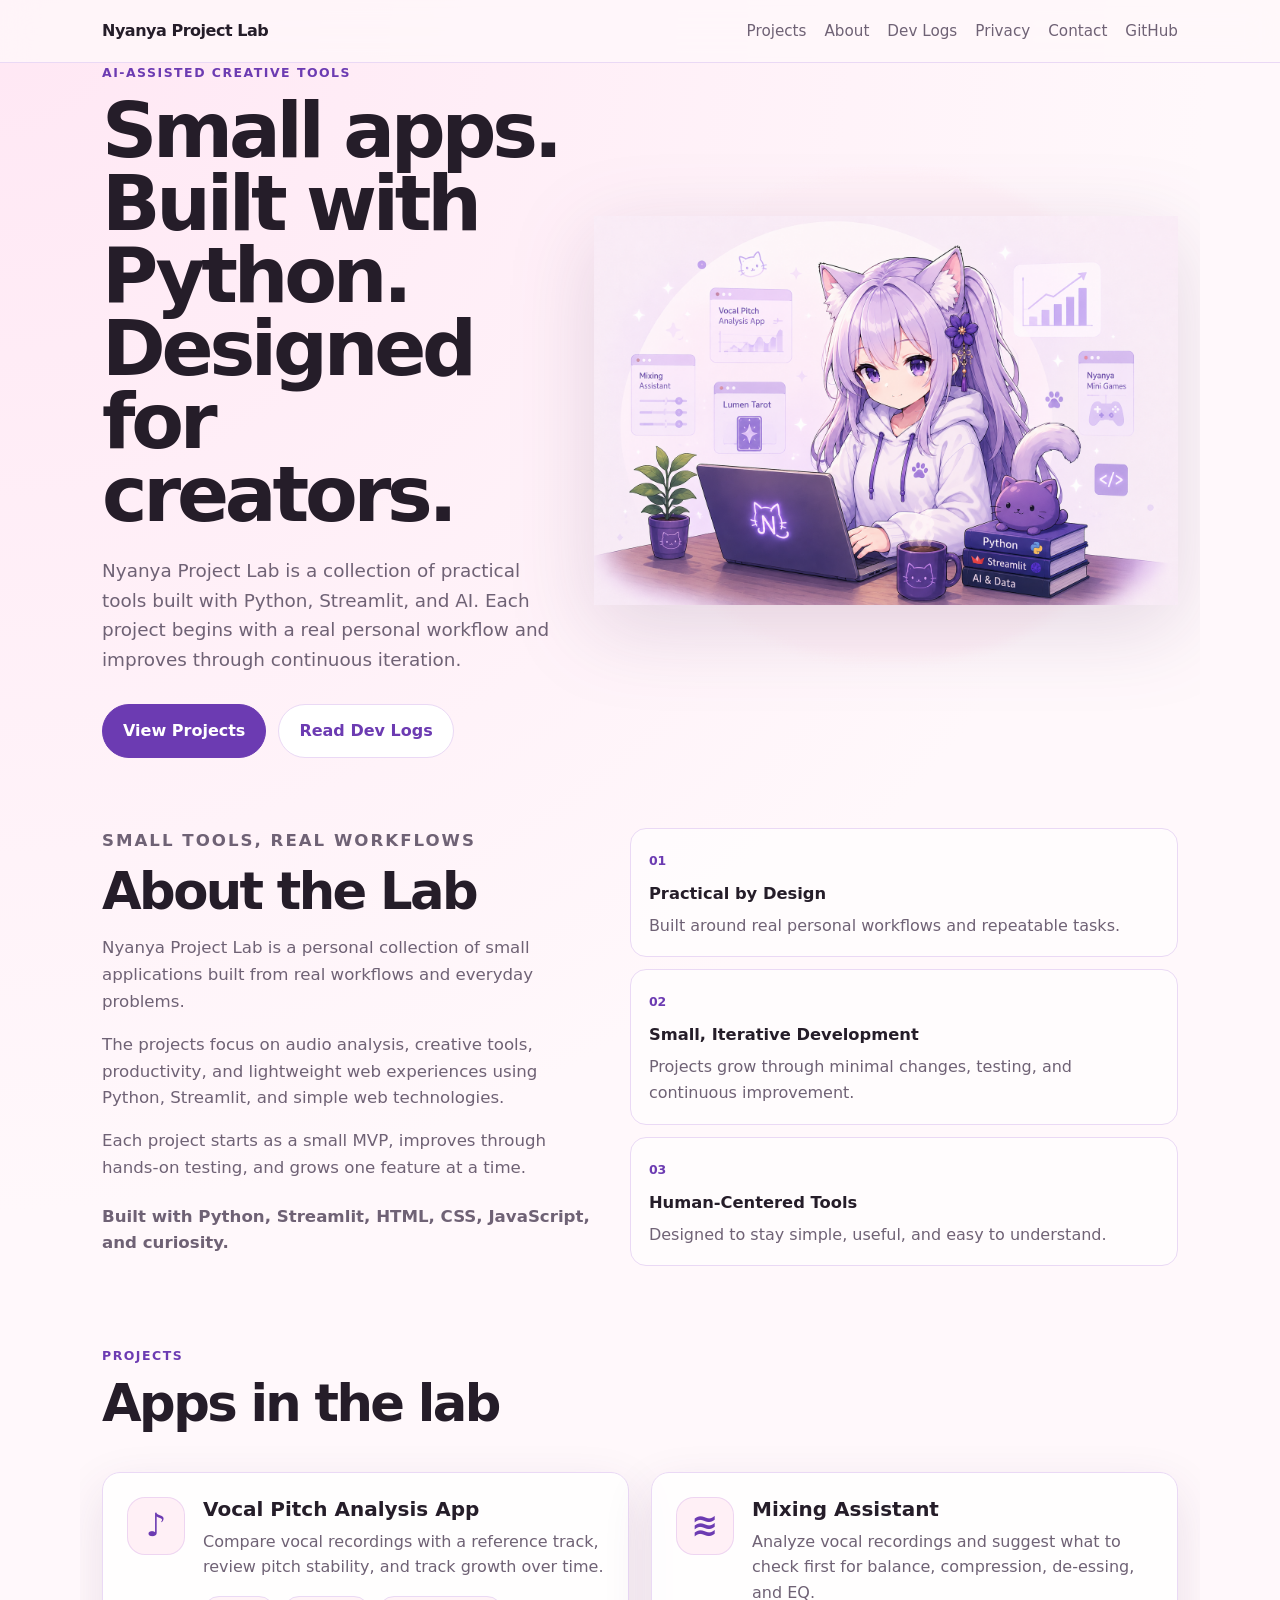
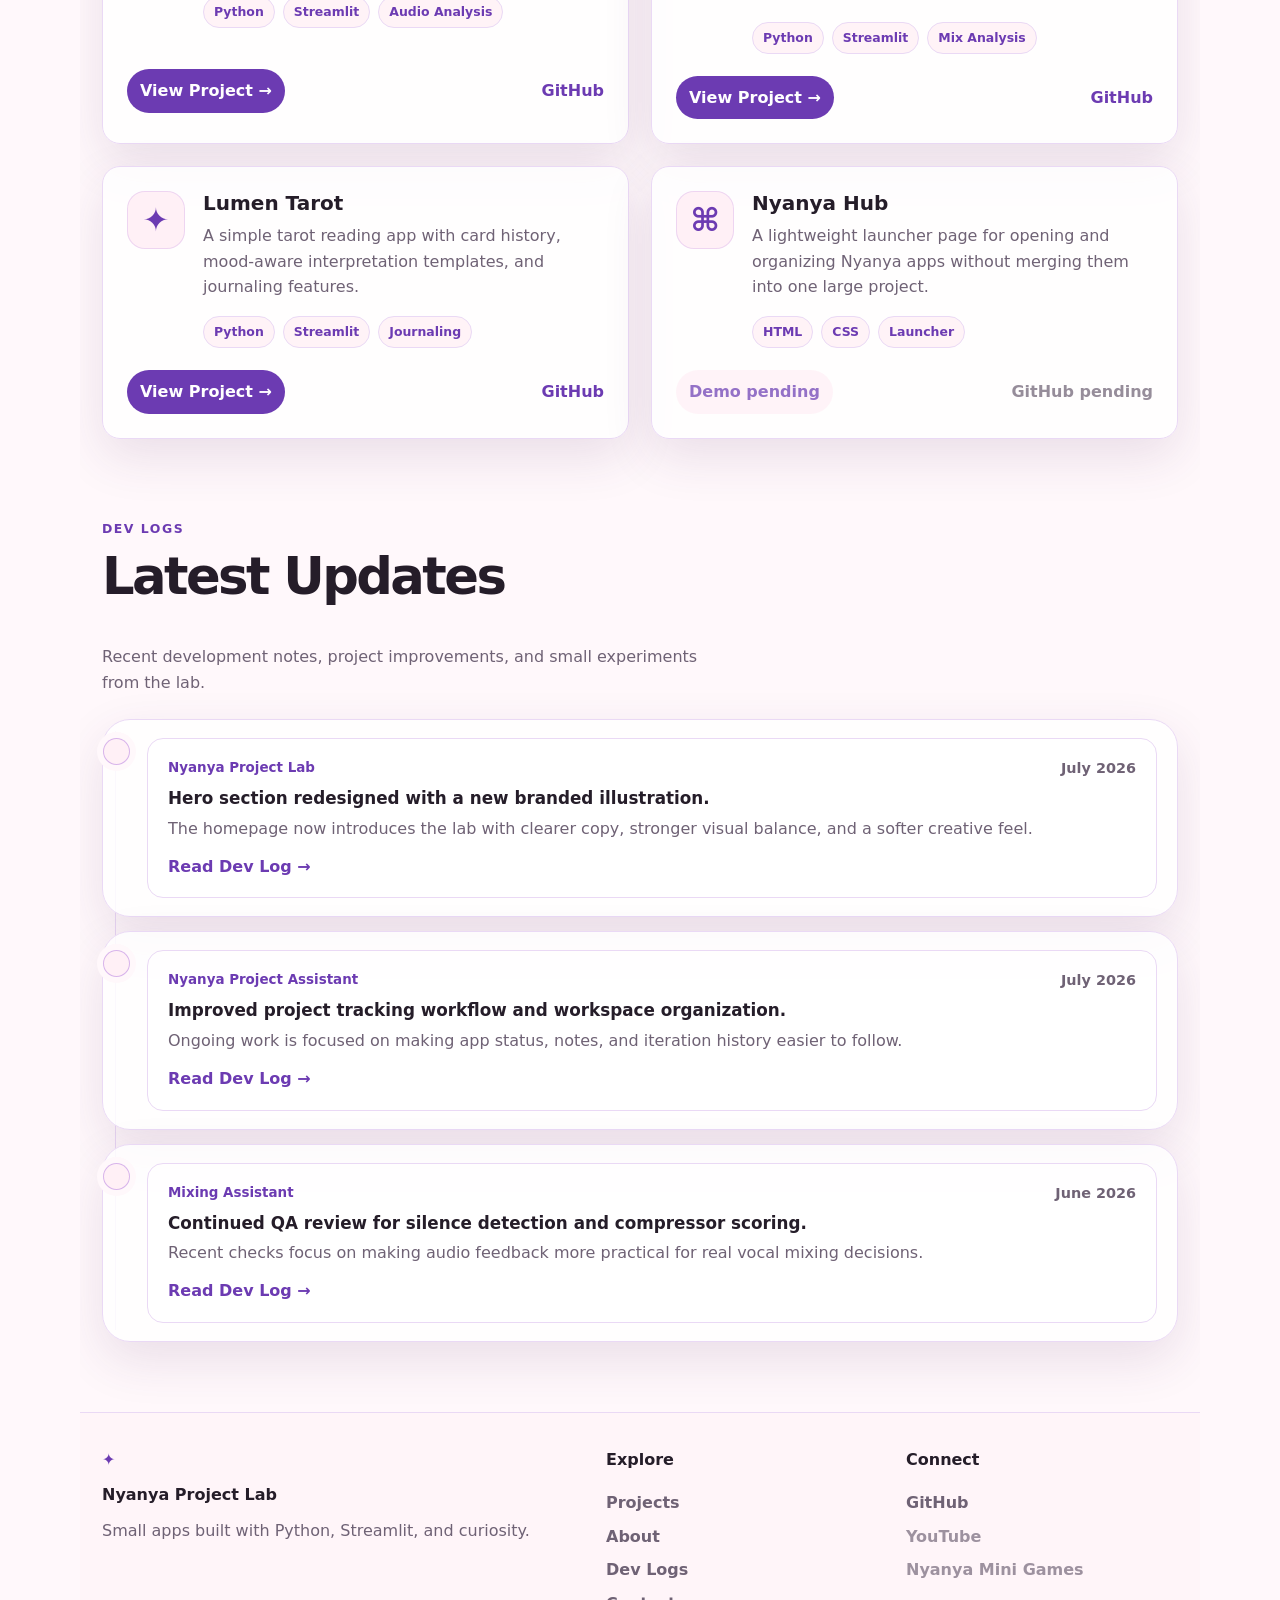
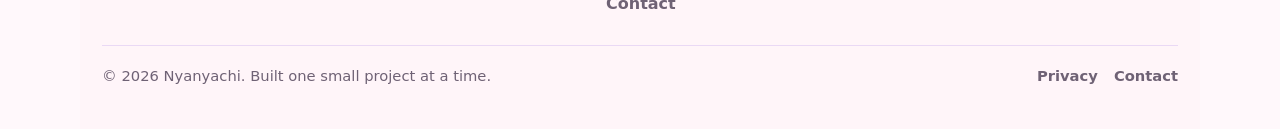
<file: index.html>
﻿<!DOCTYPE html>

<html lang="en">
<head>
<meta charset="utf-8"/>
<meta content="width=device-width, initial-scale=1.0" name="viewport"/>
<meta content="Nyanya Project Lab is a small collection of creative AI-assisted web apps for vocal practice, mixing analysis, tarot reading, and project management." name="description"/>
<title>Nyanya Project Lab</title>
<link href="styles.css" rel="stylesheet"/>
</head>
<body>
<header class="site-header">
<nav class="nav">
<a class="logo" href="#top">Nyanya Project Lab</a>
<div class="nav-links">
<a href="#projects">Projects</a>


<a href="about.html">About</a>
<a href="#logs">Dev Logs</a>
<a href="privacy.html">Privacy</a>
<a href="contact.html">Contact</a>
<a href="https://github.com/nyanyachi" rel="noopener" target="_blank">GitHub</a>
</div>
</nav>
</header>
<main id="top">
<section class="hero">
<div class="hero-text">
<p class="eyebrow">AI-assisted creative tools</p>
<h1>Small apps.<br/>Built with Python.<br/>Designed for creators.</h1>
<p class="hero-description">
          Nyanya Project Lab is a collection of practical tools built with Python, Streamlit, and AI. Each project begins with a real personal workflow and improves through continuous iteration.
        </p>
<div class="hero-actions">
<a class="button primary" href="#projects">View Projects</a>
<a class="button secondary" href="#logs">Read Dev Logs</a>
</div>
</div>
<div class="hero-visual" aria-label="Nyanya Project Lab illustration">
<img src="assets/progectlab_1.png" width="1536" height="1024" alt="Illustration of a creator working on project apps with a laptop, books, and floating project panels"/>
</div>
</section>
<section class="section intro">
<div class="about-copy">
<p class="eyebrow">Small tools, real workflows</p>
<h2>About the Lab</h2>
<p>Nyanya Project Lab is a personal collection of small applications built from real workflows and everyday problems.</p>
<p>The projects focus on audio analysis, creative tools, productivity, and lightweight web experiences using Python, Streamlit, and simple web technologies.</p>
<p>Each project starts as a small MVP, improves through hands-on testing, and grows one feature at a time.</p>
<p class="tech-line">Built with Python, Streamlit, HTML, CSS, JavaScript, and curiosity.</p>
</div>
<div class="about-principles" aria-label="Lab principles">
<article class="about-card">
<span>01</span>
<h3>Practical by Design</h3>
<p>Built around real personal workflows and repeatable tasks.</p>
</article>
<article class="about-card">
<span>02</span>
<h3>Small, Iterative Development</h3>
<p>Projects grow through minimal changes, testing, and continuous improvement.</p>
</article>
<article class="about-card">
<span>03</span>
<h3>Human-Centered Tools</h3>
<p>Designed to stay simple, useful, and easy to understand.</p>
</article>
</div>
</section>
<section class="section" id="projects">
<div class="section-heading">
<p class="eyebrow">Projects</p>
<h2>Apps in the lab</h2>
</div>
<div class="project-grid">
<article class="project-card">
<div class="project-icon" aria-hidden="true">♪</div>
<div class="project-content">
<h3>Vocal Pitch Analysis App</h3>
<p>Compare vocal recordings with a reference track, review pitch stability, and track growth over time.</p>
<div class="tech-badges" aria-label="Technologies">
<span>Python</span>
<span>Streamlit</span>
<span>Audio Analysis</span>
</div>
</div>
<div class="card-actions">
<a class="project-link" href="https://vocal-pitch-analysis-app.streamlit.app/" rel="noopener" target="_blank">View Project →</a>
<a href="https://github.com/nyanyachi/vocal-pitch-analysis-app" rel="noopener" target="_blank">GitHub</a>
</div>
</article>
<article class="project-card">
<div class="project-icon" aria-hidden="true">≋</div>
<div class="project-content">
<h3>Mixing Assistant</h3>
<p>Analyze vocal recordings and suggest what to check first for balance, compression, de-essing, and EQ.</p>
<div class="tech-badges" aria-label="Technologies">
<span>Python</span>
<span>Streamlit</span>
<span>Mix Analysis</span>
</div>
</div>
<div class="card-actions">
<a class="project-link" href="https://mixingassistantapp.streamlit.app/" rel="noopener" target="_blank">View Project →</a>
<a href="https://github.com/nyanyachi/mixing_assistant_app" rel="noopener" target="_blank">GitHub</a>
</div>
</article>
<article class="project-card">
<div class="project-icon" aria-hidden="true">✦</div>
<div class="project-content">
<h3>Lumen Tarot</h3>
<p>A simple tarot reading app with card history, mood-aware interpretation templates, and journaling features.</p>
<div class="tech-badges" aria-label="Technologies">
<span>Python</span>
<span>Streamlit</span>
<span>Journaling</span>
</div>
</div>
<div class="card-actions">
<a class="project-link" href="https://lumen-tarot.streamlit.app/" rel="noopener" target="_blank">View Project →</a>
<a href="https://github.com/nyanyachi/lumen-tarot" rel="noopener" target="_blank">GitHub</a>
</div>
</article>


<article class="project-card">
<div class="project-icon" aria-hidden="true">⌘</div>
<div class="project-content">
<h3>Nyanya Hub</h3>
<p>A lightweight launcher page for opening and organizing Nyanya apps without merging them into one large project.</p>
<div class="tech-badges" aria-label="Technologies">
<span>HTML</span>
<span>CSS</span>
<span>Launcher</span>
</div>
</div>
<div class="card-actions">
<span class="project-link project-unavailable" aria-label="Nyanya Hub live demo not added yet">Demo pending</span>
<span class="project-unavailable">GitHub pending</span>
</div>
</article>
</div>
</section>
<section class="section logs" id="logs">
<div class="section-heading">
<p class="eyebrow">Dev Logs</p>
<h2>Latest Updates</h2>
<p class="section-subtitle">Recent development notes, project improvements, and small experiments from the lab.</p>
</div>
<div class="log-list">
<article class="update-card">
<div class="update-marker" aria-hidden="true"></div>
<div class="update-body">
<div class="update-meta">
<span>Nyanya Project Lab</span>
<time datetime="2026-07">July 2026</time>
</div>
<h3>Hero section redesigned with a new branded illustration.</h3>
<p>The homepage now introduces the lab with clearer copy, stronger visual balance, and a softer creative feel.</p>
<a href="#logs">Read Dev Log →</a>
</div>
</article>
<article class="update-card">
<div class="update-marker" aria-hidden="true"></div>
<div class="update-body">
<div class="update-meta">
<span>Nyanya Project Assistant</span>
<time datetime="2026-07">July 2026</time>
</div>
<h3>Improved project tracking workflow and workspace organization.</h3>
<p>Ongoing work is focused on making app status, notes, and iteration history easier to follow.</p>
<a href="#logs">Read Dev Log →</a>
</div>
</article>
<article class="update-card">
<div class="update-marker" aria-hidden="true"></div>
<div class="update-body">
<div class="update-meta">
<span>Mixing Assistant</span>
<time datetime="2026-06">June 2026</time>
</div>
<h3>Continued QA review for silence detection and compressor scoring.</h3>
<p>Recent checks focus on making audio feedback more practical for real vocal mixing decisions.</p>
<a href="#logs">Read Dev Log →</a>
</div>
</article>
</div>
</section>
</main>
<footer class="footer">
<div class="footer-main">
<div class="footer-brand">
<span class="footer-mark" aria-hidden="true">✦</span>
<h2>Nyanya Project Lab</h2>
<p>Small apps built with Python, Streamlit, and curiosity.</p>
</div>
<nav class="footer-column" aria-label="Explore">
<h3>Explore</h3>
<a href="#projects">Projects</a>
<a href="about.html">About</a>
<a href="#logs">Dev Logs</a>
<a href="contact.html">Contact</a>
</nav>
<div class="footer-column" aria-label="Connect">
<h3>Connect</h3>
<a href="https://github.com/nyanyachi" rel="noopener" target="_blank">GitHub</a>
<span class="footer-muted">YouTube</span>
<span class="footer-muted">Nyanya Mini Games</span>
</div>
</div>
<div class="footer-bottom">
<p>© 2026 Nyanyachi. Built one small project at a time.</p>
<div>
<a href="privacy.html">Privacy</a>
<a href="contact.html">Contact</a>
</div>
</div>
</footer>
</body>
</html>
</file>
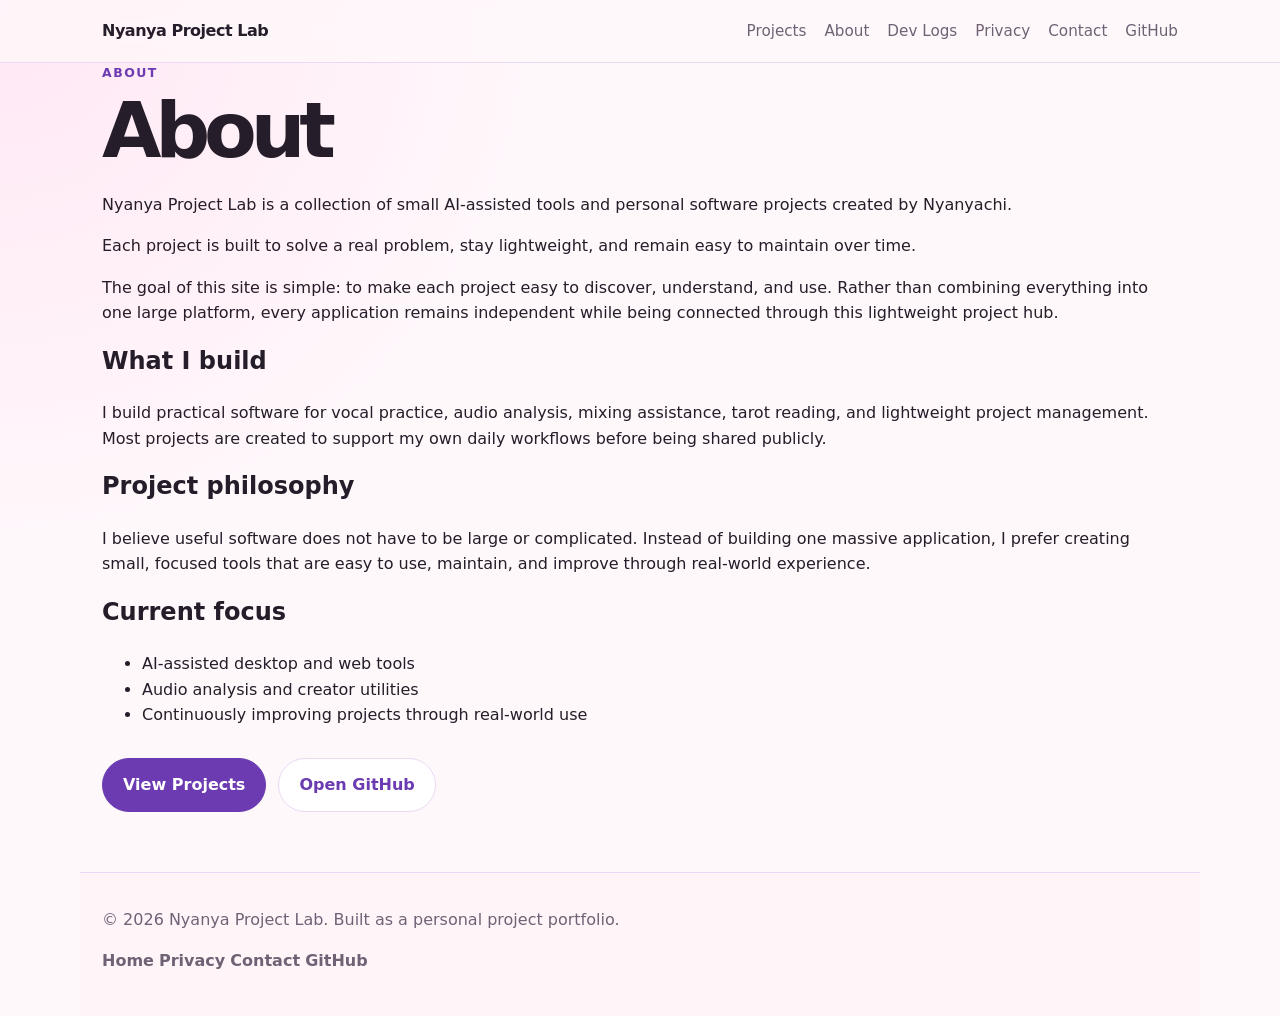
<file: about.html>
<!DOCTYPE html>

<html lang="en">
<head>
<meta charset="utf-8"/>
<meta content="width=device-width, initial-scale=1.0" name="viewport"/>
<meta content="About Nyanya Project Lab, a personal mini-site for small AI-assisted tools, creative apps, and project experiments by Nyanyachi." name="description"/>
<title>About | Nyanya Project Lab</title>
<link href="styles.css" rel="stylesheet"/>
</head>
<body>
<header class="site-header">
<nav class="nav">
<a class="logo" href="index.html">Nyanya Project Lab</a>
<div class="nav-links">
<a href="index.html#projects">Projects</a>
<a href="about.html">About</a>
<a href="index.html#logs">Dev Logs</a>
<a href="privacy.html">Privacy</a>
<a href="contact.html">Contact</a>
<a href="https://github.com/nyanyachi" rel="noopener" target="_blank">GitHub</a>
</div>
</nav>
</header>
<main>
<section class="page-card"><p class="eyebrow">About</p><h1>About</h1><p>Nyanya Project Lab is a collection of small AI-assisted tools and personal software projects created by Nyanyachi.</p><p>Each project is built to solve a real problem, stay lightweight, and remain easy to maintain over time.</p><p>The goal of this site is simple: to make each project easy to discover, understand, and use. Rather than combining everything into one large platform, every application remains independent while being connected through this lightweight project hub.</p><h2>What I build</h2><p>I build practical software for vocal practice, audio analysis, mixing assistance, tarot reading, and lightweight project management. Most projects are created to support my own daily workflows before being shared publicly.</p><h2>Project philosophy</h2><p>I believe useful software does not have to be large or complicated. Instead of building one massive application, I prefer creating small, focused tools that are easy to use, maintain, and improve through real-world experience.</p><h2>Current focus</h2><ul><li>AI-assisted desktop and web tools</li><li>Audio analysis and creator utilities</li><li>Continuously improving projects through real-world use</li></ul><div class="hero-actions"><a class="button primary" href="index.html#projects">View Projects</a><a class="button secondary" href="https://github.com/nyanyachi" rel="noopener" target="_blank">Open GitHub</a></div></section>
</main>
<footer class="footer">
<p>© 2026 Nyanya Project Lab. Built as a personal project portfolio.</p>
<div>
<a href="index.html">Home</a>
<a href="privacy.html">Privacy</a>
<a href="contact.html">Contact</a>
<a href="https://github.com/nyanyachi" rel="noopener" target="_blank">GitHub</a>
</div>
</footer>
</body>
</html>
</file>
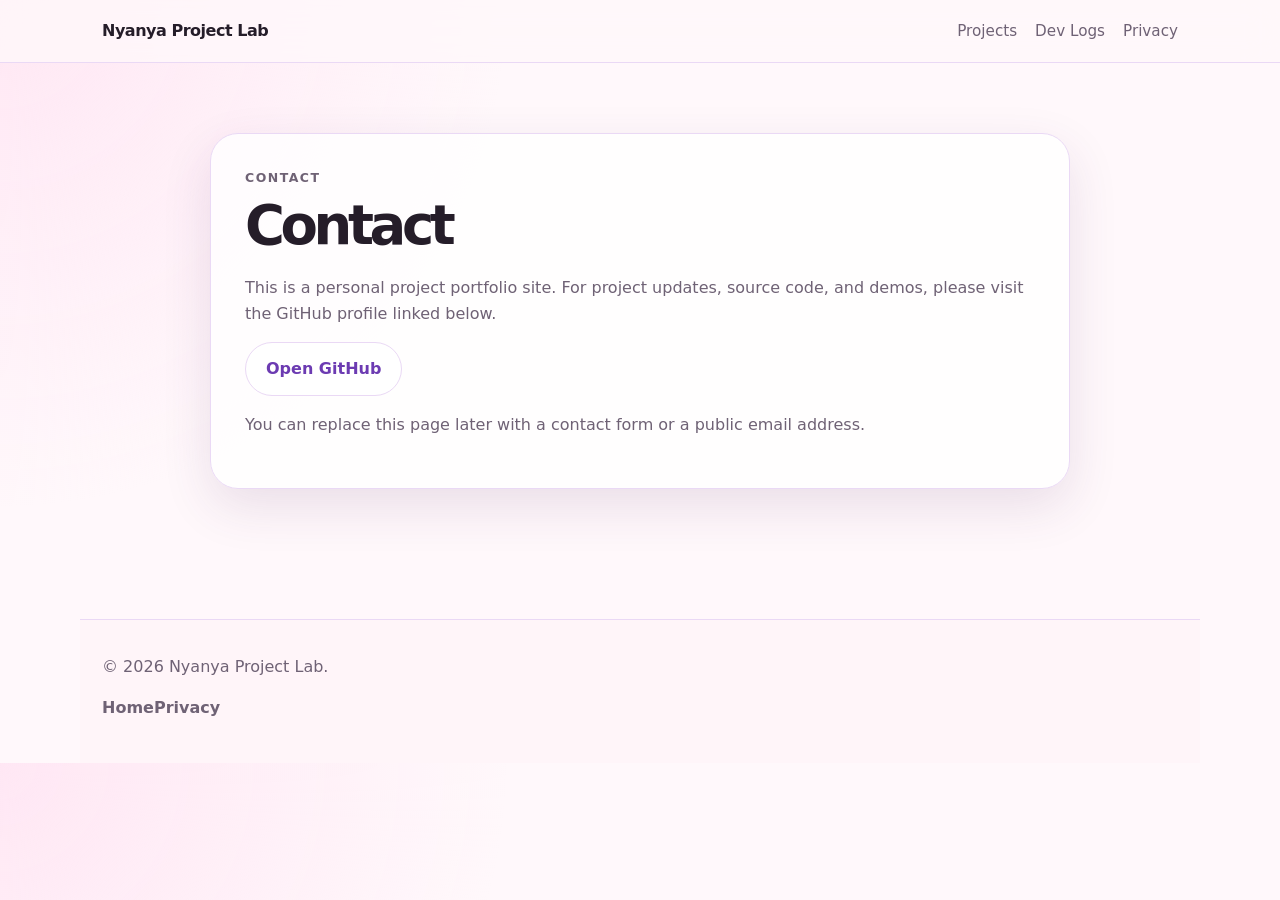
<file: contact.html>
<!DOCTYPE html>
<html lang="en">
<head>
  <meta charset="UTF-8" />
  <meta name="viewport" content="width=device-width, initial-scale=1.0" />
  <title>Contact | Nyanya Project Lab</title>
  <link rel="stylesheet" href="styles.css" />
</head>
<body>
  <header class="site-header">
    <nav class="nav">
      <a class="logo" href="index.html">Nyanya Project Lab</a>
      <div class="nav-links">
        <a href="index.html#projects">Projects</a>
        <a href="index.html#logs">Dev Logs</a>
        <a href="privacy.html">Privacy</a>
      </div>
    </nav>
  </header>
  <main>
    <article class="content-page">
      <p class="eyebrow">Contact</p>
      <h1>Contact</h1>
      <p>This is a personal project portfolio site. For project updates, source code, and demos, please visit the GitHub profile linked below.</p>
      <p><a class="button secondary" href="https://github.com/nyanyachi" target="_blank" rel="noopener">Open GitHub</a></p>
      <p>You can replace this page later with a contact form or a public email address.</p>
    </article>
  </main>
  <footer class="footer">
    <p>© 2026 Nyanya Project Lab.</p>
    <div><a href="index.html">Home</a><a href="privacy.html">Privacy</a></div>
  </footer>
</body>
</html>
</file>
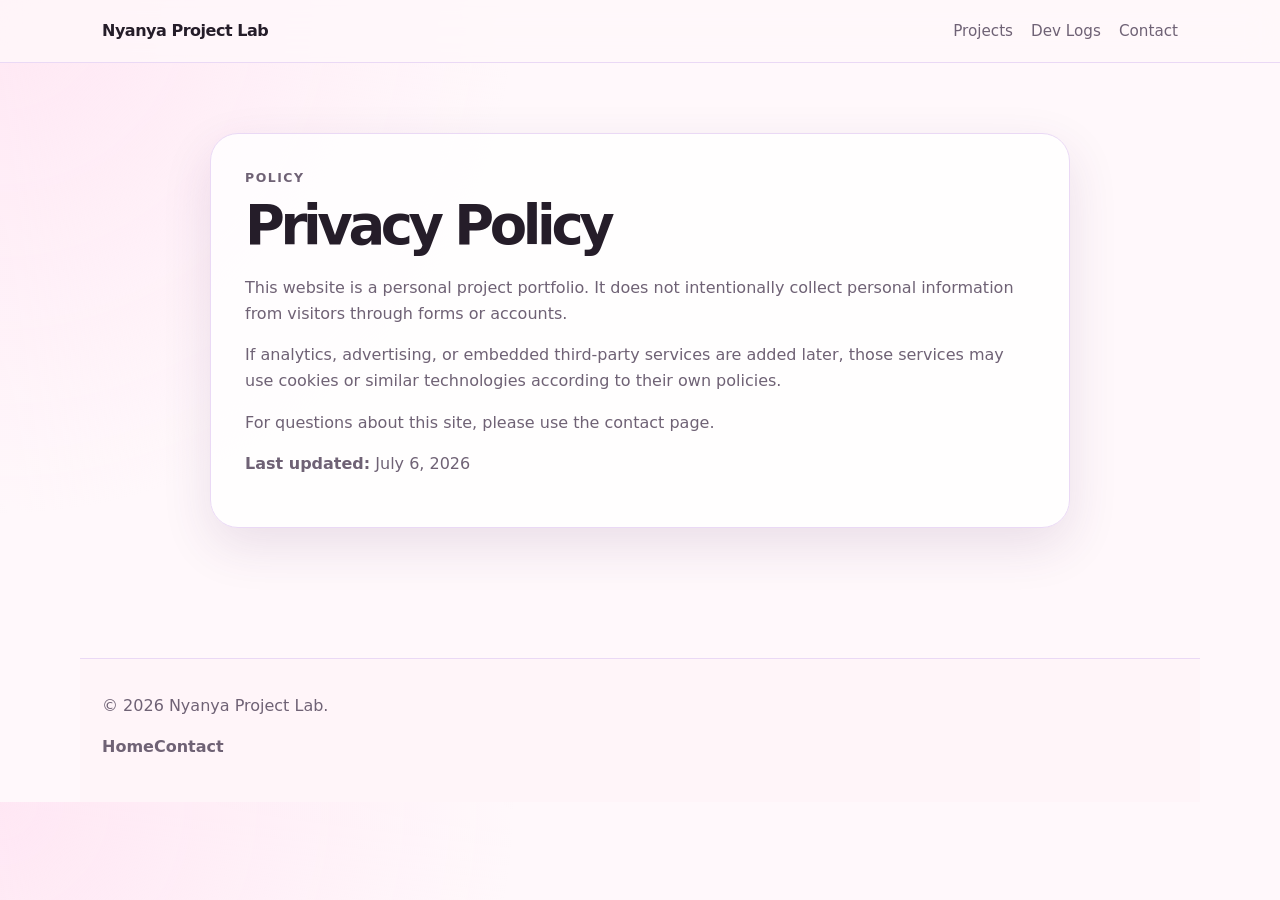
<file: privacy.html>
<!DOCTYPE html>
<html lang="en">
<head>
  <meta charset="UTF-8" />
  <meta name="viewport" content="width=device-width, initial-scale=1.0" />
  <title>Privacy Policy | Nyanya Project Lab</title>
  <link rel="stylesheet" href="styles.css" />
</head>
<body>
  <header class="site-header">
    <nav class="nav">
      <a class="logo" href="index.html">Nyanya Project Lab</a>
      <div class="nav-links">
        <a href="index.html#projects">Projects</a>
        <a href="index.html#logs">Dev Logs</a>
        <a href="contact.html">Contact</a>
      </div>
    </nav>
  </header>
  <main>
    <article class="content-page">
      <p class="eyebrow">Policy</p>
      <h1>Privacy Policy</h1>
      <p>This website is a personal project portfolio. It does not intentionally collect personal information from visitors through forms or accounts.</p>
      <p>If analytics, advertising, or embedded third-party services are added later, those services may use cookies or similar technologies according to their own policies.</p>
      <p>For questions about this site, please use the contact page.</p>
      <p><strong>Last updated:</strong> July 6, 2026</p>
    </article>
  </main>
  <footer class="footer">
    <p>© 2026 Nyanya Project Lab.</p>
    <div><a href="index.html">Home</a><a href="contact.html">Contact</a></div>
  </footer>
</body>
</html>
</file>
<file: styles.css>
﻿:root {
  --bg: #fff8fb;
  --surface: #ffffff;
  --surface-soft: #fff0f6;
  --text: #251d29;
  --muted: #6f6275;
  --accent: #a86add;
  --accent-dark: #6c3bb2;
  --border: #ead9f5;
  --shadow: 0 18px 50px rgba(80, 42, 100, 0.12);
}

* {
  box-sizing: border-box;
}

body {
  margin: 0;
  font-family: Inter, ui-sans-serif, system-ui, -apple-system, BlinkMacSystemFont, "Segoe UI", sans-serif;
  background: radial-gradient(circle at top left, #ffe7f4 0, transparent 34%), var(--bg);
  color: var(--text);
  line-height: 1.6;
}

a {
  color: inherit;
  text-decoration: none;
}

a:focus-visible,
.button:focus-visible {
  outline: 3px solid rgba(168, 106, 221, 0.32);
  outline-offset: 3px;
  border-radius: 8px;
}

.site-header {
  position: sticky;
  top: 0;
  z-index: 10;
  backdrop-filter: blur(16px);
  background: rgba(255, 248, 251, 0.8);
  border-bottom: 1px solid var(--border);
}

.nav {
  max-width: 1120px;
  margin: 0 auto;
  padding: 18px 22px;
  display: flex;
  align-items: center;
  justify-content: space-between;
  gap: 24px;
}

.logo {
  font-weight: 800;
  letter-spacing: -0.03em;
}

.nav-links {
  display: flex;
  gap: 18px;
  color: var(--muted);
  font-size: 0.95rem;
}

.nav-links a:hover,
.footer a:hover,
.card-actions a:hover {
  color: var(--accent-dark);
}

main {
  max-width: 1120px;
  margin: 0 auto;
  padding: 0 22px 60px;
  overflow-x: clip;
}

.hero {
  min-height: 74vh;
  display: grid;
  grid-template-columns: minmax(0, 0.44fr) minmax(320px, 0.56fr);
  gap: 34px;
  align-items: center;
}

.eyebrow {
  margin: 0 0 12px;
  color: var(--accent-dark);
  font-weight: 700;
  text-transform: uppercase;
  font-size: 0.78rem;
  letter-spacing: 0.12em;
}

h1,
h2,
h3,
p {
  margin-top: 0;
}

h1 {
  max-width: 760px;
  font-size: clamp(2.5rem, 6vw, 5.2rem);
  line-height: 0.95;
  letter-spacing: -0.08em;
  margin-bottom: 24px;
}

.hero h1 {
  letter-spacing: -0.055em;
}

.hero-description {
  max-width: 560px;
  color: var(--muted);
  font-size: 1.15rem;
}

.hero-actions {
  display: flex;
  flex-wrap: wrap;
  gap: 12px;
  margin-top: 30px;
}

.hero-visual {
  position: relative;
  display: flex;
  align-items: center;
  justify-content: center;
  min-width: 0;
}

.hero-visual::before {
  content: "";
  position: absolute;
  inset: 10% 4% 8% 6%;
  border-radius: 999px;
  background: rgba(255, 240, 246, 0.78);
  filter: blur(4px);
  z-index: -1;
}

.hero-visual img {
  display: block;
  width: min(100%, 640px);
  max-height: min(66vh, 620px);
  object-fit: contain;
  filter: drop-shadow(0 22px 42px rgba(80, 42, 100, 0.16));
}

.button {
  display: inline-flex;
  align-items: center;
  justify-content: center;
  border-radius: 999px;
  padding: 13px 20px;
  font-weight: 700;
  border: 1px solid var(--border);
}

.button.primary {
  background: var(--accent-dark);
  color: white;
  border-color: var(--accent-dark);
}

.button.secondary {
  background: var(--surface);
  color: var(--accent-dark);
}

.hero .button {
  transition: transform 160ms ease, box-shadow 160ms ease;
}

.hero .button:hover {
  transform: translateY(-1px);
  box-shadow: 0 10px 24px rgba(80, 42, 100, 0.12);
}

.hero-card,
.project-card,
.log-list article,
.content-page {
  background: rgba(255, 255, 255, 0.82);
  border: 1px solid var(--border);
  border-radius: 28px;
  box-shadow: var(--shadow);
}

.hero-card {
  padding: 28px;
}

.status-dot {
  display: inline-block;
  width: 13px;
  height: 13px;
  border-radius: 50%;
  background: #58c783;
  margin-bottom: 18px;
}

.section {
  padding: 70px 0 10px;
}

.intro {
  display: grid;
  grid-template-columns: minmax(0, 0.95fr) minmax(300px, 1.05fr);
  gap: 32px;
  align-items: start;
}

.about-copy {
  max-width: 560px;
}

.about-copy h2 {
  font-size: clamp(2rem, 4vw, 3.2rem);
  line-height: 1;
  letter-spacing: -0.05em;
  margin-bottom: 18px;
}

.about-copy p,
.about-card p {
  color: var(--muted);
}

.about-copy p {
  font-size: 1.04rem;
}

.tech-line {
  margin: 22px 0 0;
  color: var(--accent-dark);
  font-size: 0.92rem;
  font-weight: 700;
}

.about-principles {
  display: grid;
  gap: 12px;
}

.about-card {
  padding: 18px;
  border: 1px solid var(--border);
  border-radius: 16px;
  background: rgba(255, 255, 255, 0.62);
}

.about-card span {
  display: inline-flex;
  margin-bottom: 10px;
  color: var(--accent-dark);
  font-size: 0.78rem;
  font-weight: 800;
}

.about-card h3 {
  margin-bottom: 6px;
  font-size: 1.02rem;
}

.about-card p {
  margin-bottom: 0;
}

.section-heading h2 {
  font-size: clamp(2rem, 4vw, 3.2rem);
  line-height: 1;
  letter-spacing: -0.05em;
}

.project-grid {
  display: grid;
  grid-template-columns: repeat(2, minmax(0, 1fr));
  gap: 22px;
}

.project-card {
  display: grid;
  grid-template-columns: auto minmax(0, 1fr);
  gap: 18px;
  padding: 24px;
  border-radius: 18px;
  transition: transform 180ms ease, box-shadow 180ms ease, border-color 180ms ease;
}

.project-card:hover {
  transform: translateY(-4px);
  border-color: rgba(168, 106, 221, 0.72);
  box-shadow: 0 22px 54px rgba(80, 42, 100, 0.16);
}

.project-icon {
  width: 58px;
  height: 58px;
  border-radius: 18px;
  display: inline-flex;
  align-items: center;
  justify-content: center;
  background: var(--surface-soft);
  color: var(--accent-dark);
  font-size: 2rem;
  font-weight: 800;
  box-shadow: inset 0 0 0 1px rgba(168, 106, 221, 0.2);
}

.project-content {
  min-width: 0;
}

.project-card h3 {
  margin-bottom: 8px;
  font-size: 1.25rem;
  line-height: 1.2;
}

.project-card p,
.log-list p,
.content-page p,
.content-page li {
  color: var(--muted);
}

.project-card p {
  margin-bottom: 16px;
}

.tech-badges {
  display: flex;
  flex-wrap: wrap;
  gap: 8px;
}

.tech-badges span {
  border: 1px solid var(--border);
  border-radius: 999px;
  padding: 5px 10px;
  background: rgba(255, 240, 246, 0.7);
  color: var(--accent-dark);
  font-size: 0.78rem;
  font-weight: 800;
}

.card-actions {
  grid-column: 1 / -1;
  display: flex;
  align-items: center;
  justify-content: space-between;
  gap: 14px;
  margin-top: 4px;
  color: var(--accent-dark);
  font-weight: 700;
}

.project-link {
  display: inline-flex;
  align-items: center;
  justify-content: center;
  border-radius: 999px;
  padding: 9px 13px;
  background: var(--accent-dark);
  color: #ffffff;
}

.project-link:hover {
  color: #ffffff;
}

.project-unavailable {
  color: var(--muted);
  cursor: default;
  opacity: 0.72;
}

.project-link.project-unavailable {
  background: var(--surface-soft);
  color: var(--accent-dark);
}

.section-subtitle {
  max-width: 620px;
  color: var(--muted);
  font-size: 1rem;
}

.log-list {
  position: relative;
  display: grid;
  gap: 14px;
  margin-top: 24px;
}

.log-list::before {
  content: "";
  position: absolute;
  top: 12px;
  bottom: 12px;
  left: 13px;
  width: 1px;
  background: var(--border);
}

.update-card {
  position: relative;
  display: grid;
  grid-template-columns: 28px minmax(0, 1fr);
  gap: 16px;
  align-items: start;
  padding: 18px 20px 18px 0;
  background: transparent;
  border: 0;
  box-shadow: none;
}

.update-marker {
  width: 27px;
  height: 27px;
  border-radius: 50%;
  background: var(--surface-soft);
  border: 1px solid rgba(168, 106, 221, 0.45);
  box-shadow: 0 0 0 6px var(--bg);
  z-index: 1;
}

.update-body {
  padding: 18px 20px;
  border: 1px solid var(--border);
  border-radius: 16px;
  background: rgba(255, 255, 255, 0.78);
  transition: transform 160ms ease, border-color 160ms ease, box-shadow 160ms ease;
}

.update-body:hover {
  transform: translateY(-2px);
  border-color: rgba(168, 106, 221, 0.62);
  box-shadow: 0 14px 34px rgba(80, 42, 100, 0.1);
}

.update-meta {
  display: flex;
  justify-content: space-between;
  gap: 14px;
  margin-bottom: 8px;
  color: var(--accent-dark);
  font-size: 0.84rem;
  font-weight: 800;
}

.update-meta time {
  color: var(--muted);
  font-weight: 700;
  white-space: nowrap;
}

.update-card h3 {
  margin-bottom: 6px;
  font-size: 1.05rem;
  line-height: 1.3;
}

.update-card p {
  margin-bottom: 12px;
  color: var(--muted);
}

.update-card a {
  color: var(--accent-dark);
  font-weight: 800;
}

time {
  color: var(--accent-dark);
  font-size: 0.9rem;
  font-weight: 700;
}

.footer {
  max-width: 1120px;
  margin: 0 auto;
  padding: 34px 22px 42px;
  color: var(--muted);
  border-top: 1px solid var(--border);
  background: rgba(255, 240, 246, 0.48);
}

.footer-main {
  display: grid;
  grid-template-columns: minmax(0, 1.4fr) minmax(150px, 0.8fr) minmax(170px, 0.8fr);
  gap: 28px;
  align-items: start;
}

.footer-brand h2,
.footer-column h3 {
  margin-bottom: 10px;
  color: var(--text);
  font-size: 1rem;
}

.footer-brand p,
.footer-bottom p {
  margin: 0;
}

.footer-mark {
  display: inline-flex;
  margin-bottom: 10px;
  color: var(--accent-dark);
  font-weight: 800;
}

.footer-column {
  display: grid;
  gap: 8px;
}

.footer a {
  width: fit-content;
  color: var(--muted);
  font-weight: 700;
}

.footer a:hover,
.footer a:focus-visible {
  color: var(--accent-dark);
  text-decoration: underline;
  text-underline-offset: 4px;
}

.footer a:focus-visible {
  outline: 3px solid rgba(168, 106, 221, 0.28);
  border-radius: 6px;
}

.footer-muted {
  color: var(--muted);
  opacity: 0.68;
  font-weight: 700;
}

.footer-bottom {
  margin-top: 28px;
  padding-top: 18px;
  border-top: 1px solid var(--border);
  display: flex;
  justify-content: space-between;
  gap: 16px;
  flex-wrap: wrap;
  font-size: 0.92rem;
}

.footer-bottom div {
  display: flex;
  gap: 16px;
  flex-wrap: wrap;
}

.content-page {
  max-width: 860px;
  margin: 70px auto;
  padding: 34px;
}

.content-page h1 {
  font-size: clamp(2rem, 5vw, 3.4rem);
}

.tool-shell {
  padding: 52px 0 70px;
}

.tool-heading {
  max-width: 760px;
  margin-bottom: 26px;
}

.tool-heading h1 {
  font-size: clamp(2.4rem, 6vw, 4.4rem);
  margin-bottom: 18px;
}

.tool-heading p {
  color: var(--muted);
  font-size: 1.08rem;
}

.tool-grid {
  display: grid;
  grid-template-columns: minmax(0, 1fr) 280px;
  gap: 18px;
  align-items: stretch;
}

.field-block,
.control-panel {
  background: rgba(255, 255, 255, 0.82);
  border: 1px solid var(--border);
  border-radius: 8px;
  box-shadow: var(--shadow);
}

.field-block {
  display: flex;
  flex-direction: column;
  min-height: 310px;
  padding: 16px;
}

.field-block span,
.control-panel span {
  display: block;
  margin-bottom: 8px;
  color: var(--accent-dark);
  font-size: 0.86rem;
  font-weight: 800;
}

textarea,
select {
  width: 100%;
  border: 1px solid var(--border);
  border-radius: 8px;
  background: var(--surface);
  color: var(--text);
  font: inherit;
}

textarea {
  flex: 1;
  min-height: 240px;
  padding: 14px;
  resize: vertical;
}

select {
  padding: 11px 12px;
}

textarea:focus,
select:focus {
  outline: 3px solid rgba(168, 106, 221, 0.22);
  border-color: var(--accent);
}

.control-panel {
  display: flex;
  flex-direction: column;
  gap: 16px;
  padding: 16px;
}

.full-button {
  width: 100%;
  border-radius: 8px;
}

.disclaimer {
  margin: 0;
  color: var(--muted);
  font-size: 0.9rem;
}

.output-block {
  grid-column: 1 / 2;
}

.output-actions {
  display: flex;
  align-items: flex-start;
  gap: 12px;
}

#copyStatus {
  color: var(--accent-dark);
  font-weight: 700;
  padding-top: 12px;
}

.checker-layout {
  display: grid;
  grid-template-columns: minmax(0, 0.9fr) minmax(340px, 1.1fr);
  gap: 18px;
  align-items: start;
}

.checker-input {
  display: grid;
  gap: 16px;
}

.results-panel {
  display: grid;
  gap: 18px;
}

.score-grid {
  display: grid;
  grid-template-columns: repeat(2, minmax(0, 1fr));
  gap: 14px;
}

.score-card,
.result-list {
  background: rgba(255, 255, 255, 0.82);
  border: 1px solid var(--border);
  border-radius: 8px;
  box-shadow: var(--shadow);
}

.score-card {
  padding: 18px;
}

.score-card span {
  display: block;
  color: var(--accent-dark);
  font-size: 0.82rem;
  font-weight: 800;
}

.score-card strong {
  display: block;
  margin: 8px 0;
  font-size: clamp(2.4rem, 5vw, 3.5rem);
  line-height: 1;
}

.score-card p {
  margin: 0;
  color: var(--muted);
  font-size: 0.9rem;
}

.result-list {
  padding: 18px;
}

.result-list h2 {
  margin-bottom: 10px;
  font-size: 1.1rem;
}

.result-list ul {
  margin: 0;
  padding-left: 20px;
  color: var(--muted);
}

.result-list li + li {
  margin-top: 8px;
}

@media (max-width: 760px) {
  .nav {
    align-items: flex-start;
    flex-direction: column;
  }

  .nav-links {
    flex-wrap: wrap;
  }

  .hero {
    grid-template-columns: 1fr;
    min-height: auto;
    padding: 72px 0 30px;
  }

  .hero-visual img {
    width: min(100%, 520px);
    max-height: 48vh;
  }

  .intro,
  .about-principles,
  .project-grid {
    grid-template-columns: 1fr;
  }

  .project-card {
    grid-template-columns: 1fr;
  }

  .update-card {
    grid-template-columns: 22px minmax(0, 1fr);
    gap: 12px;
    padding-right: 0;
  }

  .update-marker {
    width: 22px;
    height: 22px;
  }

  .log-list::before {
    left: 10px;
  }

  .update-meta {
    flex-direction: column;
    gap: 2px;
  }

  .tool-grid {
    grid-template-columns: 1fr;
  }

  .output-block {
    grid-column: auto;
  }

  .checker-layout,
  .score-grid,
  .footer-main {
    grid-template-columns: 1fr;
  }

  .footer-bottom {
    flex-direction: column;
  }
}








@media (prefers-reduced-motion: reduce) {
  *,
  *::before,
  *::after {
    transition-duration: 0.01ms !important;
    animation-duration: 0.01ms !important;
    animation-iteration-count: 1 !important;
    scroll-behavior: auto !important;
  }
}
</file>
